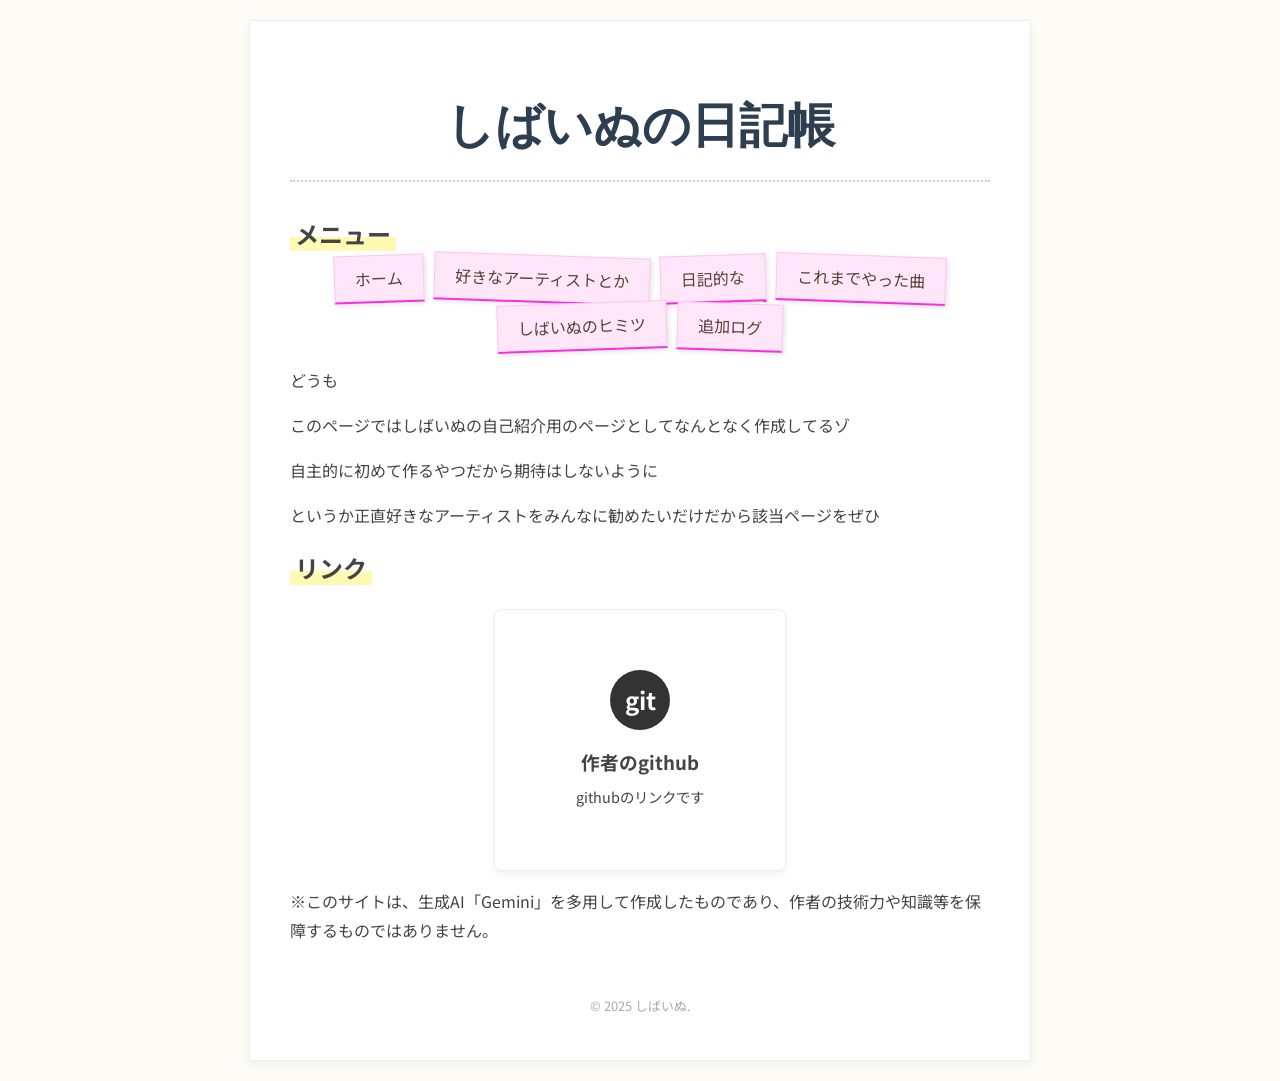
<file: index.html>
<!DOCTYPE html>
<html lang="ja">
<head>
    <meta charset="UTF-8">
    <meta name="viewport" content="width=device-width, initial-scale=1.0">
    <title>しばいぬのScrapbook</title>
    <link rel="stylesheet" href="https://cdnjs.cloudflare.com/ajax/libs/font-awesome/6.5.2/css/all.min.css">
    <link rel="stylesheet" href="css/common.css">
    <link rel="stylesheet" href="css/index.css">
</head>
<body>

    <div class="container">
        <div id="header-placeholder"></div>

        <main>
            <p>どうも</p>
            <p>このページではしばいぬの自己紹介用のページとしてなんとなく作成してるゾ</p>
            <p>自主的に初めて作るやつだから期待はしないように</p>
            <p>というか正直好きなアーティストをみんなに勧めたいだけだから該当ページをぜひ</p>
            
            <section class="link-collection">
                <h2>リンク</h2>
                <div class="link-cards">
                    <a href="https://github.com/shibazaki2028-jp" target="_blank" class="link-card">
                        <div class="icon" style="background-color: #333;">git</div>
                        <h3>作者のgithub</h3>
                        <p>githubのリンクです</p>
                    </a>
                </div>
            </section>
            <p>※このサイトは、生成AI「Gemini」を多用して作成したものであり、作者の技術力や知識等を保障するものではありません。</p>

        </main>

        <footer>
            <p>&copy; 2025 しばいぬ.</p>
        </footer>

    </div>
    <script src="js/script.js"></script>
</body>
</html>
</file>
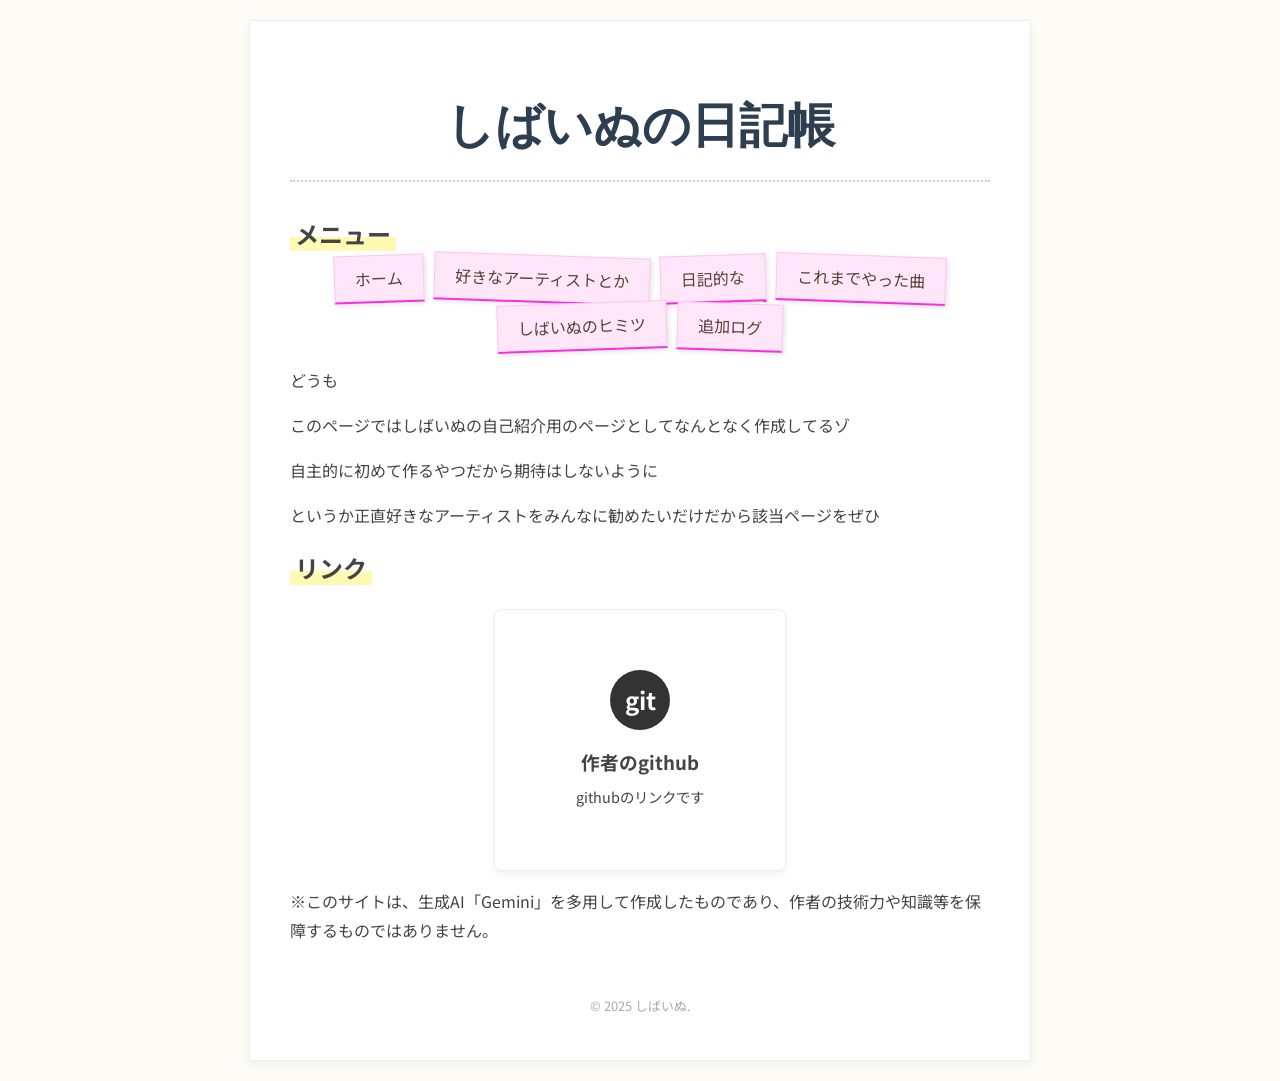
<file: legacy_static/index.html>
<!DOCTYPE html>
<html lang="ja">
<head>
    <meta charset="UTF-8">
    <meta name="viewport" content="width=device-width, initial-scale=1.0">
    <title>しばいぬのScrapbook</title>
    <link rel="stylesheet" href="https://cdnjs.cloudflare.com/ajax/libs/font-awesome/6.5.2/css/all.min.css">
    <link rel="stylesheet" href="css/common.css">
    <link rel="stylesheet" href="css/index.css">
</head>
<body>

    <div class="container">
        <div id="header-placeholder"></div>

        <main>
            <p>どうも</p>
            <p>このページではしばいぬの自己紹介用のページとしてなんとなく作成してるゾ</p>
            <p>自主的に初めて作るやつだから期待はしないように</p>
            <p>というか正直好きなアーティストをみんなに勧めたいだけだから該当ページをぜひ</p>
            
            <section class="link-collection">
                <h2>リンク</h2>
                <div class="link-cards">
                    <a href="https://github.com/shibazaki2028-jp" target="_blank" class="link-card">
                        <div class="icon" style="background-color: #333;">git</div>
                        <h3>作者のgithub</h3>
                        <p>githubのリンクです</p>
                    </a>
                </div>
            </section>
            <p>※このサイトは、生成AI「Gemini」を多用して作成したものであり、作者の技術力や知識等を保障するものではありません。</p>

        </main>

        <footer>
            <p>&copy; 2025 しばいぬ.</p>
        </footer>

    </div>
    <script src="js/script.js"></script>
</body>
</html>
</file>
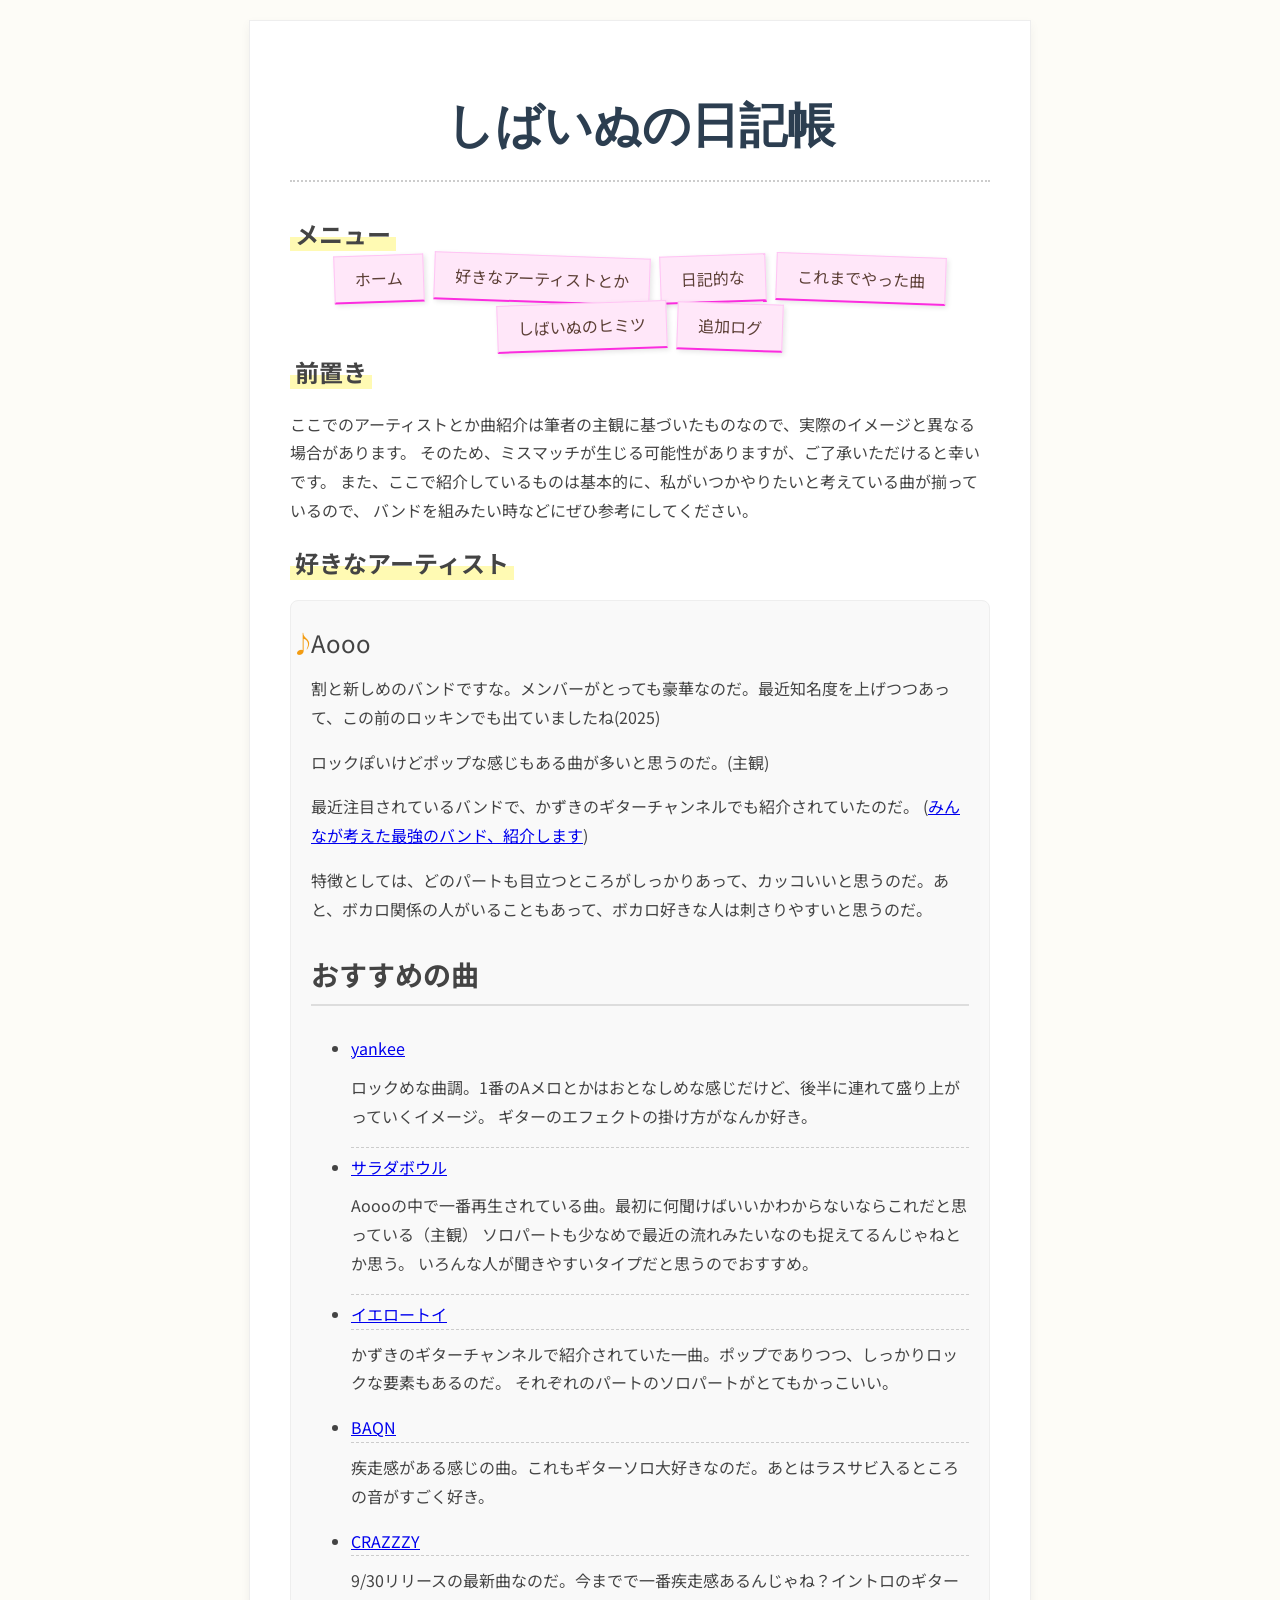
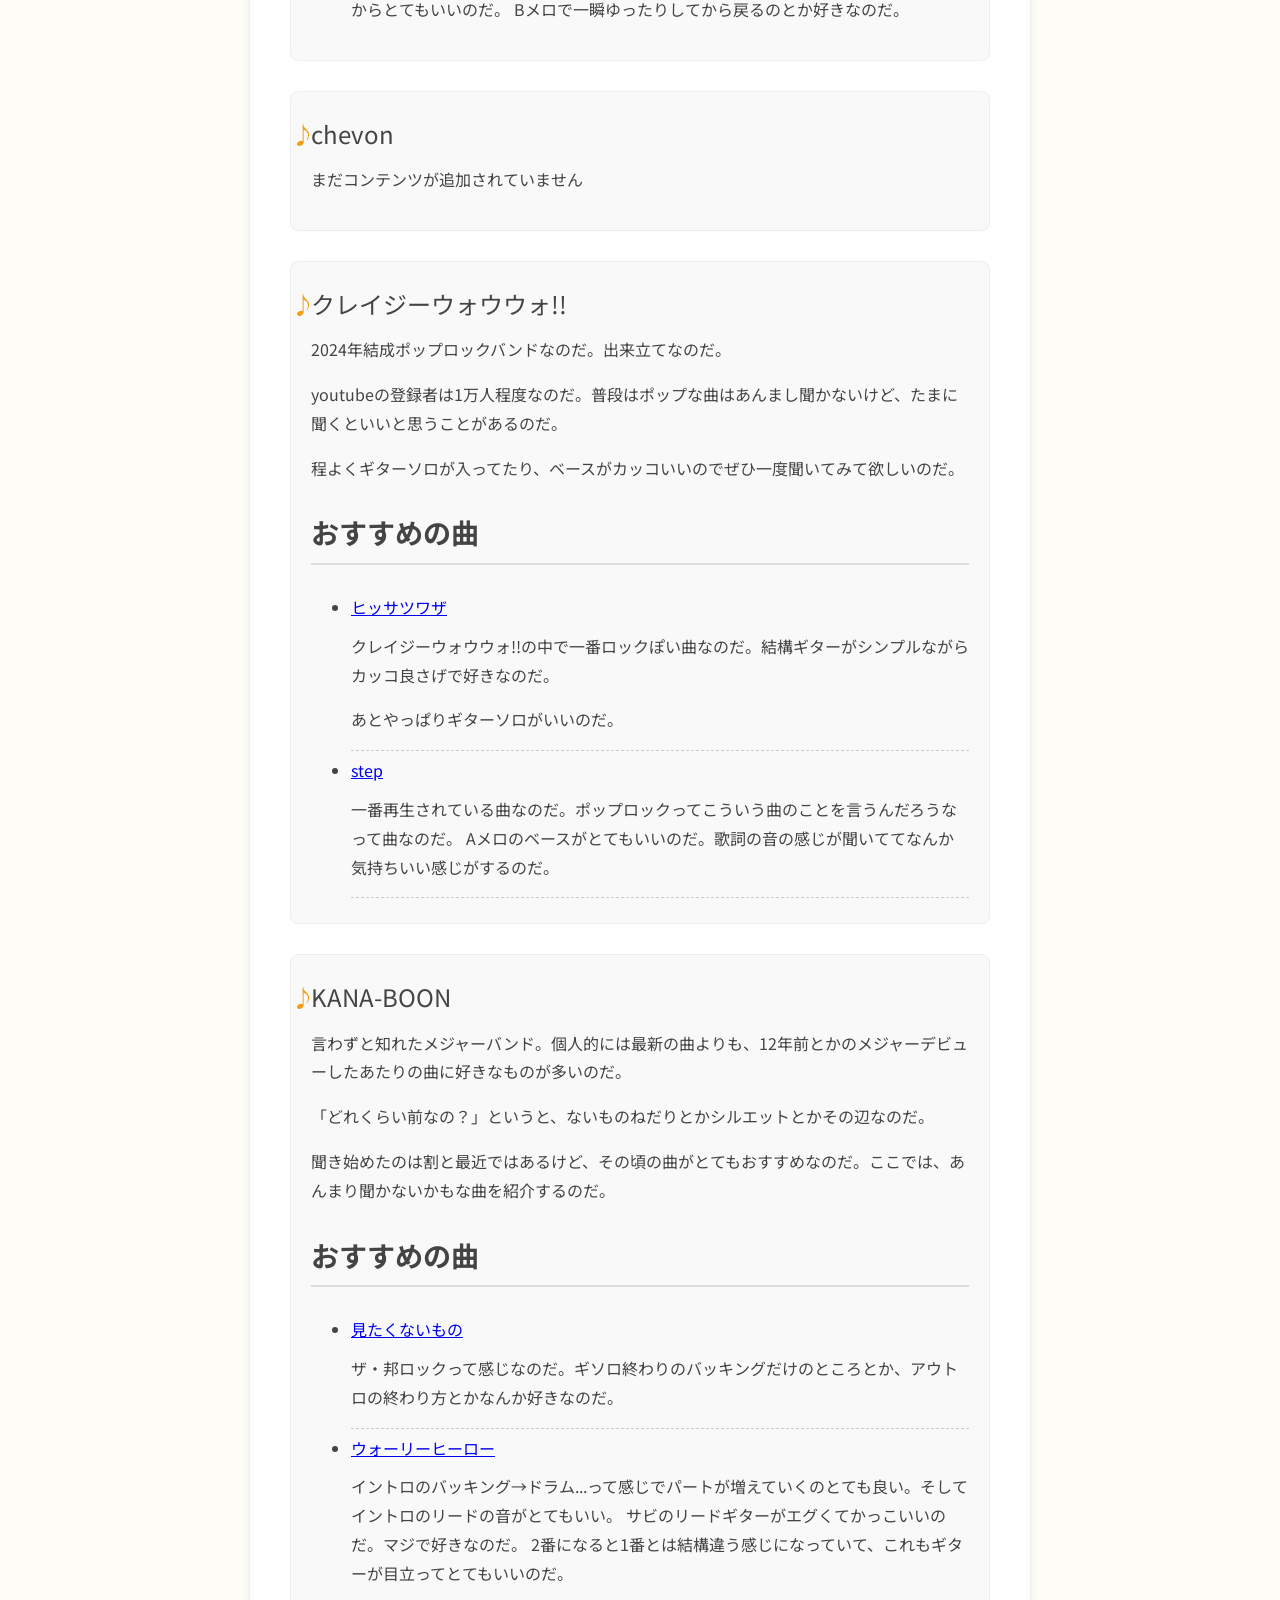
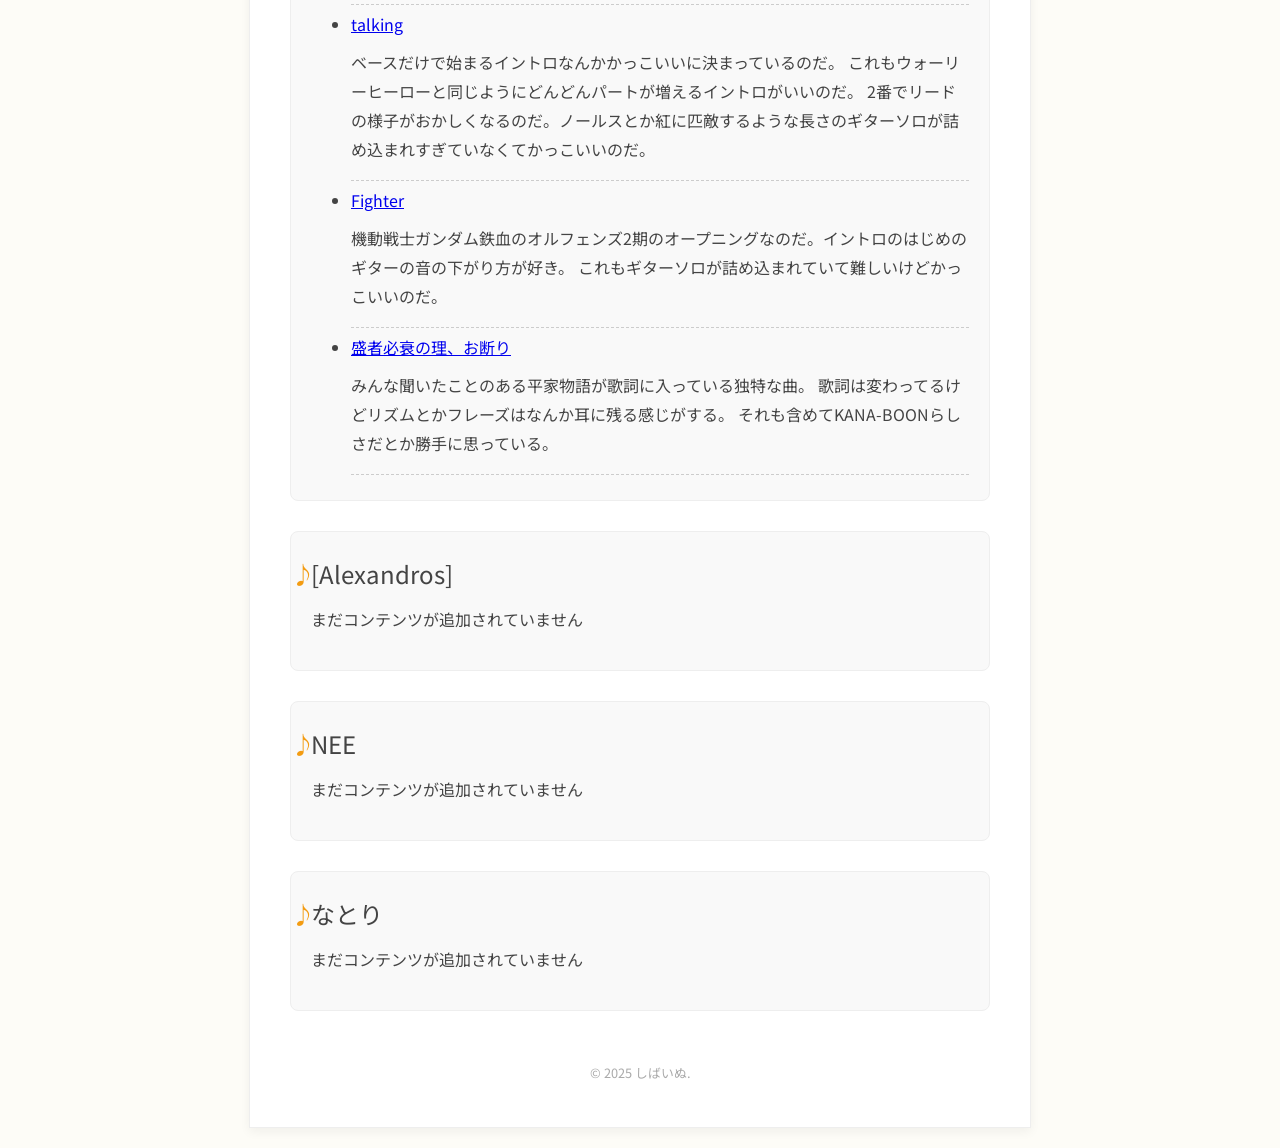
<file: fav_artist.html>
<!DOCTYPE html>
<html lang="ja">
<head>
    <meta charset="UTF-8">
    <meta name="viewport" content="width=device-width, initial-scale=1.0">
    <title>しばいぬのScrapbook</title>
    <link rel="stylesheet" href="css/common.css">
    <link rel="stylesheet" href="css/fav_artist.css">
</head>

<body>

    <div class="container">
        <div id="header-placeholder"></div>


        <main>
            <h2>前置き</h2>
            <p>
                ここでのアーティストとか曲紹介は筆者の主観に基づいたものなので、実際のイメージと異なる場合があります。
                そのため、ミスマッチが生じる可能性がありますが、ご了承いただけると幸いです。
                また、ここで紹介しているものは基本的に、私がいつかやりたいと考えている曲が揃っているので、
                バンドを組みたい時などにぜひ参考にしてください。
            </p>
            <section class="likes-list">
                <h2>好きなアーティスト</h2>
                <ul>
                    <li class="with-icon">
                        Aooo
                        <p>割と新しめのバンドですな。メンバーがとっても豪華なのだ。最近知名度を上げつつあって、この前のロッキンでも出ていましたね(2025)</p>
                        <p>ロックぽいけどポップな感じもある曲が多いと思うのだ。(主観)</p>
                        <p>最近注目されているバンドで、かずきのギターチャンネルでも紹介されていたのだ。
                            (<a href="https://youtu.be/XVffKepQjBA?si=90eAMWMno66K2dLX">みんなが考えた最強のバンド、紹介します</a>)</p>
                        <p>特徴としては、どのパートも目立つところがしっかりあって、カッコいいと思うのだ。あと、ボカロ関係の人がいることもあって、ボカロ好きな人は刺さりやすいと思うのだ。</p>
                        <h3>おすすめの曲</h3>
                        <ul class = "recommend">
                            <li><a href="https://youtu.be/TznkwLWqYh0?si=Gj2oBIKB2XHFCYMC">yankee</a>
                                <p>
                                    ロックめな曲調。1番のAメロとかはおとなしめな感じだけど、後半に連れて盛り上がっていくイメージ。
                                    ギターのエフェクトの掛け方がなんか好き。
                                </p>
                            </li>

                            <li><a href="https://youtu.be/W23msN5N66Y?si=LBu1o-PgzdvI1SxT">サラダボウル</a>
                                <p>
                                    Aoooの中で一番再生されている曲。最初に何聞けばいいかわからないならこれだと思っている（主観）
                                    ソロパートも少なめで最近の流れみたいなのも捉えてるんじゃねとか思う。
                                    いろんな人が聞きやすいタイプだと思うのでおすすめ。
                                </p>
                            </li>

                            <li><a href="https://youtu.be/T5w8cMEWrwo?si=mkFeuOalimKb3pDu">イエロートイ</a></li>
                            <p>
                                かずきのギターチャンネルで紹介されていた一曲。ポップでありつつ、しっかりロックな要素もあるのだ。
                                それぞれのパートのソロパートがとてもかっこいい。
                            </p>
                            <li><a href="https://youtu.be/KDP8H6lN8oA?si=0_V2WjS21pF1DglI">BAQN</a></li>
                            <p>
                                疾走感がある感じの曲。これもギターソロ大好きなのだ。あとはラスサビ入るところの音がすごく好き。
                            </p>
                            <li><a href="https://youtu.be/VGho9nx1mzI?si=mWm_u84CqcwB6BOb">CRAZZZY</a></li>
                            <p>
                                9/30リリースの最新曲なのだ。今までで一番疾走感あるんじゃね？イントロのギターからとてもいいのだ。
                                Bメロで一瞬ゆったりしてから戻るのとか好きなのだ。
                            </p>
                        </ul>
                    </li>
                    <li class="with-icon">
                        chevon
                        <p>まだコンテンツが追加されていません</p>
                    </li>

                    <li class="with-icon">
                        クレイジーウォウウォ!!
                        <p>2024年結成ポップロックバンドなのだ。出来立てなのだ。</p>
                        <p>youtubeの登録者は1万人程度なのだ。普段はポップな曲はあんまし聞かないけど、たまに聞くといいと思うことがあるのだ。</p>
                        <p>程よくギターソロが入ってたり、ベースがカッコいいのでぜひ一度聞いてみて欲しいのだ。</p>
                        <h3>おすすめの曲</h3>
                        <ul class = "recommend">
                            <li><a href="https://youtu.be/BMX0BgG9eSU?si=h_Rp9dL5sjJp8Lip">ヒッサツワザ</a>
                                <p>クレイジーウォウウォ!!の中で一番ロックぽい曲なのだ。結構ギターがシンプルながらカッコ良さげで好きなのだ。</p>
                                <p>あとやっぱりギターソロがいいのだ。</p>
                            </li>
                            <li><a href="https://youtu.be/yYTZkdgVj9g?si=E320Zdzb1UWGSGo1">step</a>
                                <p>
                                    一番再生されている曲なのだ。ポップロックってこういう曲のことを言うんだろうなって曲なのだ。
                                    Aメロのベースがとてもいいのだ。歌詞の音の感じが聞いててなんか気持ちいい感じがするのだ。
                                </p>
                            </li>
                        </ul>
                    </li>

                    <li class="with-icon">
                        KANA-BOON
                        <p>言わずと知れたメジャーバンド。個人的には最新の曲よりも、12年前とかのメジャーデビューしたあたりの曲に好きなものが多いのだ。</p>
                        <p>「どれくらい前なの？」というと、ないものねだりとかシルエットとかその辺なのだ。</p>
                        <p>聞き始めたのは割と最近ではあるけど、その頃の曲がとてもおすすめなのだ。ここでは、あんまり聞かないかもな曲を紹介するのだ。</p>
                        <h3>おすすめの曲</h3>
                        <ul class = "recommend">
                            <li><a href="https://youtu.be/sVfKOnxx6dQ?si=DtLj5CmmzvyC9vjZ">見たくないもの</a>
                                <p>
                                    ザ・邦ロックって感じなのだ。ギソロ終わりのバッキングだけのところとか、アウトロの終わり方とかなんか好きなのだ。
                                </p>
                            </li>

                            <li><a href="https://youtu.be/I8ZD_6hYElE?si=bLsrEgxtqvrOVTMu">ウォーリーヒーロー</a>
                                <p>
                                    イントロのバッキング→ドラム...って感じでパートが増えていくのとても良い。そしてイントロのリードの音がとてもいい。
                                    サビのリードギターがエグくてかっこいいのだ。マジで好きなのだ。
                                    2番になると1番とは結構違う感じになっていて、これもギターが目立ってとてもいいのだ。
                                </p>
                            </li>

                            <li><a href="https://youtu.be/ziZzVDP5Ezc?si=6G8cWowzdwX1NreG">talking</a>
                                <p>
                                    ベースだけで始まるイントロなんかかっこいいに決まっているのだ。
                                    これもウォーリーヒーローと同じようにどんどんパートが増えるイントロがいいのだ。
                                    2番でリードの様子がおかしくなるのだ。ノールスとか紅に匹敵するような長さのギターソロが詰め込まれすぎていなくてかっこいいのだ。
                                </p>
                            </li>

                            <li><a href="https://youtu.be/rZvSlidXlbA?si=deJQw9JiZI2Ih8Pr">Fighter</a>
                                <p>
                                    機動戦士ガンダム鉄血のオルフェンズ2期のオープニングなのだ。イントロのはじめのギターの音の下がり方が好き。
                                    これもギターソロが詰め込まれていて難しいけどかっこいいのだ。
                                </p>
                            </li>

                            <li><a href="https://youtu.be/5Db3AN5qmXo?si=ekphULknaaC-wqHn">盛者必衰の理、お断り</a>
                                <p>
                                    みんな聞いたことのある平家物語が歌詞に入っている独特な曲。
                                    歌詞は変わってるけどリズムとかフレーズはなんか耳に残る感じがする。
                                    それも含めてKANA-BOONらしさだとか勝手に思っている。
                                </p>
                            </li>

                        </ul>
                    </li>

                    <li class="with-icon">
                        [Alexandros]
                        <p>まだコンテンツが追加されていません</p>
                    </li>

                    <li class="with-icon">NEE
                        <p>まだコンテンツが追加されていません</p>
                    </li>
                    <li class="with-icon">なとり
                        <p>まだコンテンツが追加されていません</p>
                    </li>


                </ul>
            </section>
        </main>
        
        <footer>
            <p>&copy; 2025 しばいぬ.</p>
        </footer>

    </div>
    <script src="js/script.js"></script>
</body>
</html>
</file>
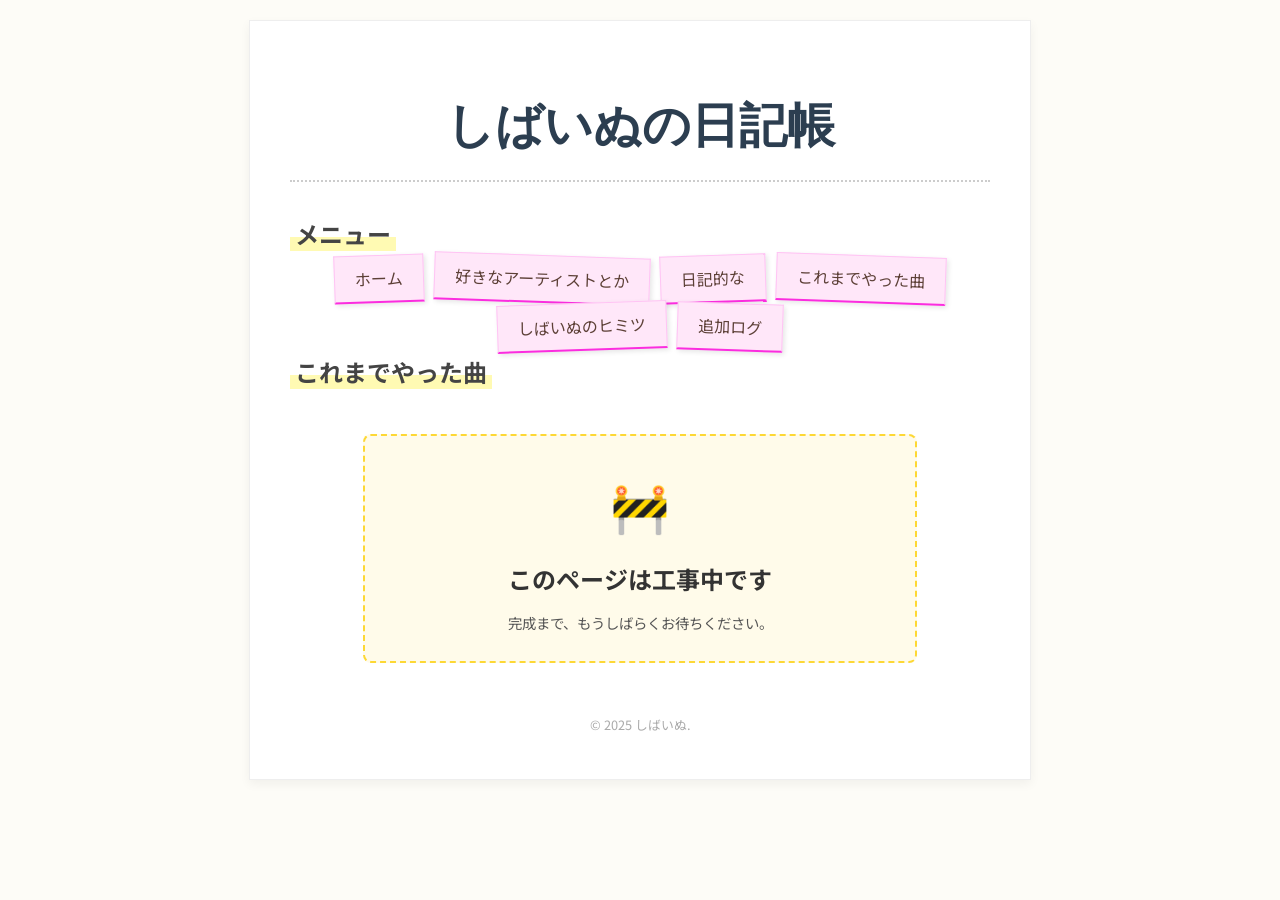
<file: my_history.html>
<!DOCTYPE html>
<html lang="ja">
<head>
    <meta charset="UTF-8">
    <meta name="viewport" content="width=device-width, initial-scale=1.0">
    <title>しばいぬのScrapbook</title>
    <link rel="stylesheet" href="css/common.css">
</head>

<body>

    <div class="container">
        <div id="header-placeholder"></div>

        <main>
            <h2>これまでやった曲</h2>
            <div class="construction-notice">
                <div class="icon">🚧</div>
                <h3>このページは工事中です</h3>
                <p>完成まで、もうしばらくお待ちください。</p>
            </div>
        </main>
        
        <footer>
            <p>&copy; 2025 しばいぬ.</p>
        </footer>

    </div>
    <script src="js/script.js"></script>
</body>
</html>
</file>
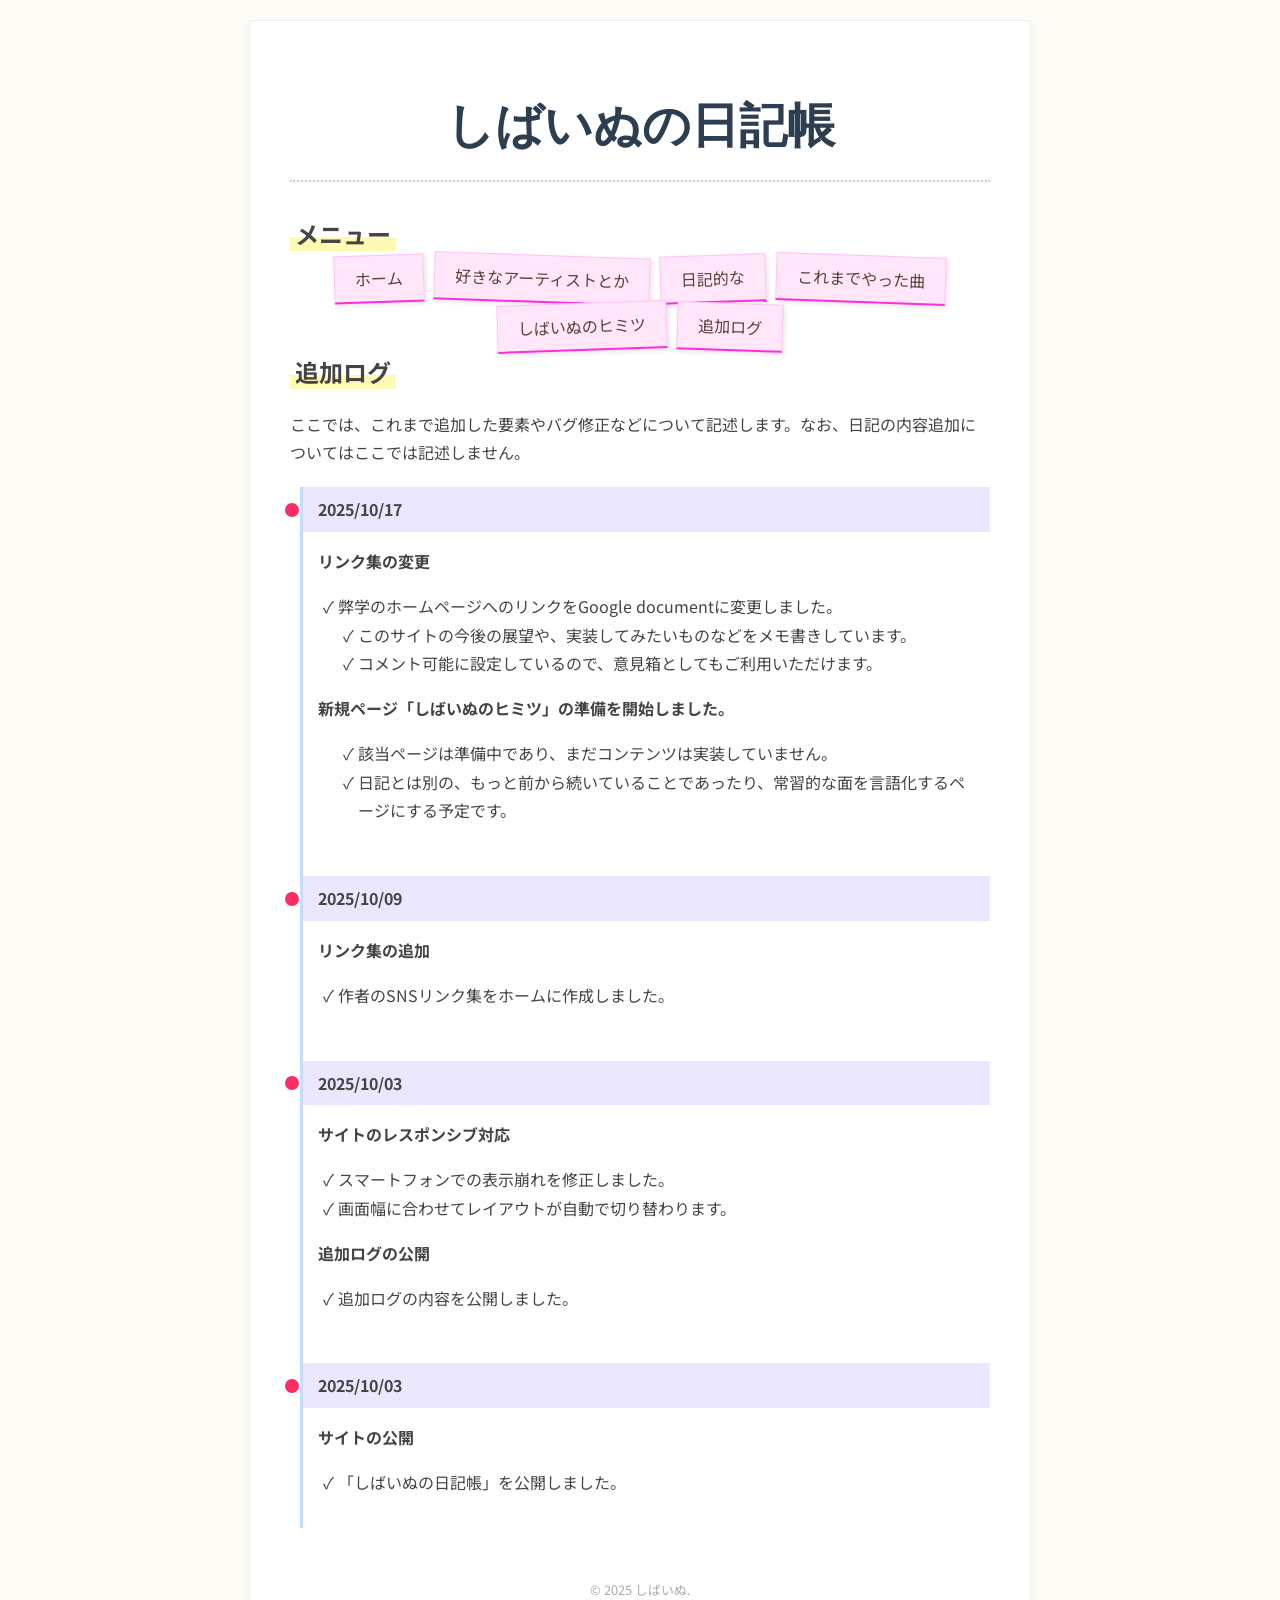
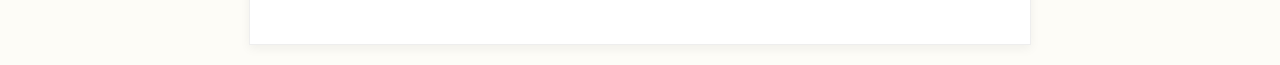
<file: update_content.html>
<!DOCTYPE html>
<html lang="ja">
<head>
    <meta charset="UTF-8">
    <meta name="viewport" content="width=device-width, initial-scale=1.0">
    <title>しばいぬのScrapbook</title>
    <link rel="stylesheet" href="css/common.css">
    <link rel="stylesheet" href="css/update_log.css">
</head>

<body>

    <div class="container">
        <div id="header-placeholder"></div>

        <main>
            <!-- <dl>は説明リスト <dt>は説明する用語 <dd>は用語の説明 -->
            <h2>追加ログ</h2>
            <p>ここでは、これまで追加した要素やバグ修正などについて記述します。なお、日記の内容追加についてはここでは記述しません。</p>
            <dl class="update-log">

                <dt>2025/10/17</dt>
                <dd>
                    <strong>リンク集の変更</strong>
                    <ul>
                        <li>弊学のホームページへのリンクをGoogle documentに変更しました。</li>
                        <ul>
                            <li>このサイトの今後の展望や、実装してみたいものなどをメモ書きしています。</li>
                            <li>コメント可能に設定しているので、意見箱としてもご利用いただけます。</li>
                        </ul>
                    </ul>
                    <strong>新規ページ「しばいぬのヒミツ」の準備を開始しました。</strong>
                    <ul>
                        <ul>
                            <li>該当ページは準備中であり、まだコンテンツは実装していません。</li>
                            <li>日記とは別の、もっと前から続いていることであったり、常習的な面を言語化するページにする予定です。</li>
                        </ul>
                    </ul>
                </dd>

                <dt>2025/10/09</dt>
                <dd>
                    <strong>リンク集の追加</strong>
                    <ul>
                        <li>作者のSNSリンク集をホームに作成しました。</li>
                    </ul>
                </dd>

                <dt>2025/10/03</dt>
                <dd>
                    <strong>サイトのレスポンシブ対応</strong>
                    <ul>
                        <li>スマートフォンでの表示崩れを修正しました。</li>
                        <li>画面幅に合わせてレイアウトが自動で切り替わります。</li>
                    </ul>
                    <strong>追加ログの公開</strong>
                    <ul>
                        <li>追加ログの内容を公開しました。</li>
                    </ul>
                </dd>
        
                <dt>2025/10/03</dt>
                <dd>
                    <strong>サイトの公開</strong>
                    <ul>
                        <li>「しばいぬの日記帳」を公開しました。</li>
                    </ul>
                </dd>
        
            </dl>
        </main>
        
        <footer>
            <p>&copy; 2025 しばいぬ.</p>
        </footer>

    </div>
    <script src="js/script.js"></script>
</body>
</html>
</file>
<file: css/common.css>
/* ===============================================
   共通スタイル（すべてのページで使う）
   =============================================== */

/* Google Fontsから手書き風フォントと読みやすいフォントを読み込む */
@import url('https://fonts.googleapis.com/css2?family=Caveat:wght@700&family=Noto+Sans+JP:wght@400;700&display=swap');

/* --- 全体のデザイン --- */
body {
    background-color: #FDFCF7;
    /* 少しクリーム色がかった背景 */
    color: #444;
    /* 文字の色を少し柔らかい黒に */
    font-family: 'Noto Sans JP', sans-serif;
    /* 全体のフォント */
    line-height: 1.8;
    margin: 0;
    padding: 20px;
}

/* --- フッター --- */
footer {
    text-align: center;
    margin-top: 50px;
    font-size: 0.8em;
    color: #aaa;
}

/* --- ページのノート部分 --- */
.container {
    max-width: 700px;
    margin: 0 auto;
    padding: 30px 40px;
    background-color: #fff;
    box-shadow: 0 4px 10px rgba(0, 0, 0, 0.05);
    /* ふんわりした影 */
    border: 1px solid #eee;
}

/* --- サイトのタイトル --- */
h1 {
    font-family: 'Caveat', cursive;
    /* 手書き風フォント */
    font-size: 3rem;
    text-align: center;
    color: #2c3e50;
    margin-bottom: 30px;
    border-bottom: 2px dotted #ccc;
    /* 点線の下線 */
    padding-bottom: 10px;
}

/* --- マーカー風の見出し --- */
h2 {
    font-size: 1.5rem;
    /* マーカーを引いたような背景 */
    background: linear-gradient(transparent 60%, #FFFAB3 60%);
    display: inline;
    /* 文字の幅だけマーカーが引かれるように */
    padding: 0 5px;
}
/* カードのアイコン（Font Awesome用） */
.link-card i {
    font-size: 3rem; /* アイコンの大きさを指定 */
    margin-bottom: 15px; /* アイコンとタイトルの間の余白 */
}

/* ===============================================
   ナビゲーションメニュー
   =============================================== */
nav {
    margin-top: 20px;
}

nav ul {
    display: flex;
    justify-content: center;
    flex-wrap: wrap;
    /* 【追加】アイテムを折り返す設定 */
    width: 650px;
    /* 【追加】メニュー全体の幅（ボタン3つ分くらい） */
    margin: 0 auto;
    /* 【追加】メニューブロック自体を中央に配置 */
    padding: 0;
    list-style-type: none;
}

/* liに少し余白を持たせて付箋が重ならないようにする */
nav ul li {
    margin: 0 5px;
}

nav ul li a {
    display: block;
    padding: 8px 20px;
    background-color: #ffe7f9;
    /* 付箋の色 */
    color: #5D4037;
    /* 文字の色 */
    text-decoration: none;
    text-align: center;
    border: 1px solid #ffc4f4;
    border-bottom: 2px solid #fb2ddf;
    box-shadow: 2px 2px 5px rgba(0, 0, 0, 0.1);
    transform: rotate(-2deg);
    transition: all 0.2s ease;
}

/* 偶数番目の傾きを変える */
nav ul li:nth-child(even) a {
    transform: rotate(2deg);
}

nav ul li a:hover {
    transform: rotate(0deg) scale(1.05);
    box-shadow: 4px 4px 8px rgba(0, 0, 0, 0.2);
}

/*h2がメニューと横並びにならないよう空白を設定*/
main h2 {
    margin-top: 40px;
    /* main要素内のh2の上に余白を追加 */
}

/* ===============================================
   工事中のページの表示
   =============================================== */

/* --- 工事中表示パネル --- */
/* パネル全体のスタイル */
.construction-notice {
    border: 2px dashed #fdd835;
    /* 黄色い破線 */
    background-color: #fffbea;
    /* 薄いクリーム色 */
    border-radius: 8px;
    /* 角を丸くする */
    padding: 25px;
    /* 内側の余白 */
    max-width: 500px;
    /* 最大幅を指定 */
    margin: 40px auto;
    /* 上下の余白と、左右中央揃え */
    text-align: center;
    /* 中の文字やアイコンを中央揃え */
    color: #555;
}

/* アイコン（絵文字）のスタイル */
.construction-notice .icon {
    font-size: 3rem;
    /* アイコンを大きくする */
}

/* メインメッセージのスタイル */
.construction-notice h3 {
    margin: 10px 0;
    font-size: 1.5rem;
    color: #333;
}

/* 補足メッセージのスタイル */
.construction-notice p {
    margin: 0;
    font-size: 0.9rem;
}

/* ===============================================
   レスポンシブ対応（スマホ用スタイル）
   画面の幅が768px以下の場合に適用
   =============================================== */
@media (max-width: 768px) {

    /* --- ページのノート部分 --- */
    .container {
        /* スマホでは左右の余白を減らす */
        padding: 20px 15px;
    }

    /* --- サイトのタイトル --- */
    h1 {
        font-size: 2.2rem;
        /* 少し小さくする */
    }

    /* --- 見出し --- */
    h2 {
        font-size: 1.3rem;
        /* 少し小さくする */
    }

    /* --- ナビゲーションメニュー --- */
    nav ul {
        width: 100%;
        /* 幅を画面いっぱいに */
    }

    nav ul li a {
        padding: 8px 10px;
        /* ボタンの左右の余白を少し詰める */
        font-size: 0.9rem;
        /* 文字を少し小さくする */
    }

    /* --- 画像を左右に配置するスタイル --- */
    /* スマホでは回り込みを解除して中央に配置 */
    .align-left,
    .align-right {
        float: none;
        /* 回り込みを解除 */
        display: block;
        margin: 20px auto;
        /* 上下左右の余白を調整し中央寄せ */
    }

    /* 日記ページの画像汎用スタイル */
    .diary-img {
        max-width: 90%;
        /* 画面幅の90%を最大幅にする */
    }
}
</file>
<file: css/index.css>
/* ===============================================
   各SNS等リンク
   =============================================== */

/* --- リンク集 --- */
.link-collection h2 {
    text-align: center; /*「Links」の文字を中央に */
}

/* カードを並べるためのコンテナ */
.link-cards {
    display: flex; /* Flexboxを有効化 */
    flex-wrap: wrap; /* カードを折り返す */
    justify-content: center; /* カードを中央に寄せる */
    gap: 20px; /* カード間の余白 */
    margin-top: 20px;
}

/* カード自体のデザイン */
.link-card {
    /* display: block; は不要になるので削除またはコメントアウト */
    display: flex;           /* 【追加】Flexboxを有効化 */
    flex-direction: column;  /* 【追加】アイテムを縦に並べる */
    justify-content: center; /* 【追加】アイテムを垂直方向の中央に */
    width: 250px;
    min-height: 220px; /*【任意】カードの高さを揃える */
    padding: 20px;
    border: 1px solid #eee;
    border-radius: 8px;
    box-shadow: 0 4px 8px rgba(0,0,0,0.05);
    text-align: center;
    text-decoration: none; /* リンクの下線を消す */
    color: inherit; /* 親要素の文字色を継承 */
    transition: transform 0.2s ease, box-shadow 0.2s ease;
}

/* カードにマウスが乗った時の効果 */
.link-card:hover {
    transform: translateY(-5px); /* 少し上に浮き上がる */
    box-shadow: 0 6px 12px rgba(0,0,0,0.1);
}

/* アイコン部分の円 */
.link-card .icon {
    width: 60px;
    height: 60px;
    line-height: 60px; /* 文字を上下中央に */
    border-radius: 50%; /* 円にする */
    margin: 0 auto 15px auto; /* アイコンの上下左右の余白 */
    color: #fff;
    font-size: 1.5rem;
    font-weight: bold;
}

.link-card h3 {
    margin: 0 0 5px 0;
}

.link-card p {
    font-size: 0.9rem;
    margin: 0;
    text-indent: 0; /* 段落の字下げをリセット */
}
</file>
<file: legacy_static/css/common.css>
/* ===============================================
   共通スタイル（すべてのページで使う）
   =============================================== */

/* Google Fontsから手書き風フォントと読みやすいフォントを読み込む */
@import url('https://fonts.googleapis.com/css2?family=Caveat:wght@700&family=Noto+Sans+JP:wght@400;700&display=swap');

/* --- 全体のデザイン --- */
body {
    background-color: #FDFCF7;
    /* 少しクリーム色がかった背景 */
    color: #444;
    /* 文字の色を少し柔らかい黒に */
    font-family: 'Noto Sans JP', sans-serif;
    /* 全体のフォント */
    line-height: 1.8;
    margin: 0;
    padding: 20px;
}

/* --- フッター --- */
footer {
    text-align: center;
    margin-top: 50px;
    font-size: 0.8em;
    color: #aaa;
}

/* --- ページのノート部分 --- */
.container {
    max-width: 700px;
    margin: 0 auto;
    padding: 30px 40px;
    background-color: #fff;
    box-shadow: 0 4px 10px rgba(0, 0, 0, 0.05);
    /* ふんわりした影 */
    border: 1px solid #eee;
}

/* --- サイトのタイトル --- */
h1 {
    font-family: 'Caveat', cursive;
    /* 手書き風フォント */
    font-size: 3rem;
    text-align: center;
    color: #2c3e50;
    margin-bottom: 30px;
    border-bottom: 2px dotted #ccc;
    /* 点線の下線 */
    padding-bottom: 10px;
}

/* --- マーカー風の見出し --- */
h2 {
    font-size: 1.5rem;
    /* マーカーを引いたような背景 */
    background: linear-gradient(transparent 60%, #FFFAB3 60%);
    display: inline;
    /* 文字の幅だけマーカーが引かれるように */
    padding: 0 5px;
}
/* カードのアイコン（Font Awesome用） */
.link-card i {
    font-size: 3rem; /* アイコンの大きさを指定 */
    margin-bottom: 15px; /* アイコンとタイトルの間の余白 */
}

/* ===============================================
   ナビゲーションメニュー
   =============================================== */
nav {
    margin-top: 20px;
}

nav ul {
    display: flex;
    justify-content: center;
    flex-wrap: wrap;
    /* 【追加】アイテムを折り返す設定 */
    width: 650px;
    /* 【追加】メニュー全体の幅（ボタン3つ分くらい） */
    margin: 0 auto;
    /* 【追加】メニューブロック自体を中央に配置 */
    padding: 0;
    list-style-type: none;
}

/* liに少し余白を持たせて付箋が重ならないようにする */
nav ul li {
    margin: 0 5px;
}

nav ul li a {
    display: block;
    padding: 8px 20px;
    background-color: #ffe7f9;
    /* 付箋の色 */
    color: #5D4037;
    /* 文字の色 */
    text-decoration: none;
    text-align: center;
    border: 1px solid #ffc4f4;
    border-bottom: 2px solid #fb2ddf;
    box-shadow: 2px 2px 5px rgba(0, 0, 0, 0.1);
    transform: rotate(-2deg);
    transition: all 0.2s ease;
}

/* 偶数番目の傾きを変える */
nav ul li:nth-child(even) a {
    transform: rotate(2deg);
}

nav ul li a:hover {
    transform: rotate(0deg) scale(1.05);
    box-shadow: 4px 4px 8px rgba(0, 0, 0, 0.2);
}

/*h2がメニューと横並びにならないよう空白を設定*/
main h2 {
    margin-top: 40px;
    /* main要素内のh2の上に余白を追加 */
}

/* ===============================================
   工事中のページの表示
   =============================================== */

/* --- 工事中表示パネル --- */
/* パネル全体のスタイル */
.construction-notice {
    border: 2px dashed #fdd835;
    /* 黄色い破線 */
    background-color: #fffbea;
    /* 薄いクリーム色 */
    border-radius: 8px;
    /* 角を丸くする */
    padding: 25px;
    /* 内側の余白 */
    max-width: 500px;
    /* 最大幅を指定 */
    margin: 40px auto;
    /* 上下の余白と、左右中央揃え */
    text-align: center;
    /* 中の文字やアイコンを中央揃え */
    color: #555;
}

/* アイコン（絵文字）のスタイル */
.construction-notice .icon {
    font-size: 3rem;
    /* アイコンを大きくする */
}

/* メインメッセージのスタイル */
.construction-notice h3 {
    margin: 10px 0;
    font-size: 1.5rem;
    color: #333;
}

/* 補足メッセージのスタイル */
.construction-notice p {
    margin: 0;
    font-size: 0.9rem;
}

/* ===============================================
   レスポンシブ対応（スマホ用スタイル）
   画面の幅が768px以下の場合に適用
   =============================================== */
@media (max-width: 768px) {

    /* --- ページのノート部分 --- */
    .container {
        /* スマホでは左右の余白を減らす */
        padding: 20px 15px;
    }

    /* --- サイトのタイトル --- */
    h1 {
        font-size: 2.2rem;
        /* 少し小さくする */
    }

    /* --- 見出し --- */
    h2 {
        font-size: 1.3rem;
        /* 少し小さくする */
    }

    /* --- ナビゲーションメニュー --- */
    nav ul {
        width: 100%;
        /* 幅を画面いっぱいに */
    }

    nav ul li a {
        padding: 8px 10px;
        /* ボタンの左右の余白を少し詰める */
        font-size: 0.9rem;
        /* 文字を少し小さくする */
    }

    /* --- 画像を左右に配置するスタイル --- */
    /* スマホでは回り込みを解除して中央に配置 */
    .align-left,
    .align-right {
        float: none;
        /* 回り込みを解除 */
        display: block;
        margin: 20px auto;
        /* 上下左右の余白を調整し中央寄せ */
    }

    /* 日記ページの画像汎用スタイル */
    .diary-img {
        max-width: 90%;
        /* 画面幅の90%を最大幅にする */
    }
}
</file>
<file: legacy_static/css/index.css>
/* ===============================================
   各SNS等リンク
   =============================================== */

/* --- リンク集 --- */
.link-collection h2 {
    text-align: center; /*「Links」の文字を中央に */
}

/* カードを並べるためのコンテナ */
.link-cards {
    display: flex; /* Flexboxを有効化 */
    flex-wrap: wrap; /* カードを折り返す */
    justify-content: center; /* カードを中央に寄せる */
    gap: 20px; /* カード間の余白 */
    margin-top: 20px;
}

/* カード自体のデザイン */
.link-card {
    /* display: block; は不要になるので削除またはコメントアウト */
    display: flex;           /* 【追加】Flexboxを有効化 */
    flex-direction: column;  /* 【追加】アイテムを縦に並べる */
    justify-content: center; /* 【追加】アイテムを垂直方向の中央に */
    width: 250px;
    min-height: 220px; /*【任意】カードの高さを揃える */
    padding: 20px;
    border: 1px solid #eee;
    border-radius: 8px;
    box-shadow: 0 4px 8px rgba(0,0,0,0.05);
    text-align: center;
    text-decoration: none; /* リンクの下線を消す */
    color: inherit; /* 親要素の文字色を継承 */
    transition: transform 0.2s ease, box-shadow 0.2s ease;
}

/* カードにマウスが乗った時の効果 */
.link-card:hover {
    transform: translateY(-5px); /* 少し上に浮き上がる */
    box-shadow: 0 6px 12px rgba(0,0,0,0.1);
}

/* アイコン部分の円 */
.link-card .icon {
    width: 60px;
    height: 60px;
    line-height: 60px; /* 文字を上下中央に */
    border-radius: 50%; /* 円にする */
    margin: 0 auto 15px auto; /* アイコンの上下左右の余白 */
    color: #fff;
    font-size: 1.5rem;
    font-weight: bold;
}

.link-card h3 {
    margin: 0 0 5px 0;
}

.link-card p {
    font-size: 0.9rem;
    margin: 0;
    text-indent: 0; /* 段落の字下げをリセット */
}
</file>
<file: css/fav_artist.css>
/* ===============================================
   好きなアーティスト紹介(fav_artist.html)
   =============================================== */
/* --- 好きなものリスト --- */
.likes-list>ul {
    list-style: none;
    padding: 0;
}

.likes-list>ul>li {
    font-size: 1.5rem;
    margin-bottom: 10px;
    padding-left: 25px;
    position: relative;
}

/* リストの先頭に音符マークを付ける */
.with-icon::before {
    content: '♪';
    position: absolute;
    left: 0;
    color: #f39c12;
    font-size: 1.0em;
}

/* --- アーティスト情報をカード風にする --- */
/* 親リストの項目(li)をカード化 */
.likes-list>ul>li {
    background-color: #f9f9f9;
    /* カードの背景色 */
    border: 1px solid #eee;
    /* カードの枠線 */
    border-radius: 8px;
    /* カードの角を丸くする */
    padding: 20px;
    /* カードの内側の余白 */
    margin-bottom: 30px;
    /* カード間の余白 */
    position: relative;
}

/* カード内のh3（おすすめの曲）のスタイル */
.likes-list h3 {
    margin-top: 25px;
    border-bottom: 2px solid #ddd;
    padding-bottom: 5px;
}

/* 親リスト (アーティスト名) のデザイン */
.likes-list>li {
    list-style-type: square;
    /* マーカーを四角に */
    font-size: 1.5rem;
    /* 文字を少し大きく */
    font-weight: bold;
    /* 文字を太く */
    margin-bottom: 20px;
    /* 各アーティスト間の余白 */
}

/* 紹介文(pタグ)のスタイルを標準に戻す */
.likes-list>ul>li p {
    font-size: 1rem !important;
    /* 文字サイズを標準に */
    font-weight: normal !important;
    /* 文字の太さを標準に */
    margin-top: 10px;
    /* アーティスト名との間に少し余白を作る */
}

/* 子リスト (おすすめ曲) のデザイン */
.recommend li {
    list-style-type: disc;
    /* マーカーを通常の丸に */
    font-size: 1rem;
    /* 文字サイズを標準に戻す */
    font-weight: normal;
    /* 文字の太さを標準に戻す */
    border-bottom: 1px dashed #ccc;
    /* グレーの破線の下線 */
    margin-bottom: 5px;
    /* 曲名の間の余白 */
}




/* --- ナビゲーションメニュー --- */
/* --- ナビゲーションメニュー（付箋風） --- */
nav {
    margin-top: 20px;
}

nav ul {
    display: flex;
    justify-content: center;
    flex-wrap: wrap;
    /* 【追加】アイテムを折り返す設定 */
    width: 650px;
    /* 【追加】メニュー全体の幅（ボタン3つ分くらい） */
    margin: 0 auto;
    /* 【追加】メニューブロック自体を中央に配置 */
    padding: 0;
    list-style-type: none;
}

/* liに少し余白を持たせて付箋が重ならないようにする */
nav ul li {
    margin: 0 5px;
}

nav ul li a {
    display: block;
    padding: 8px 20px;
    background-color: #ffe7f9;
    /* 付箋の色 */
    color: #5D4037;
    /* 文字の色 */
    text-decoration: none;
    text-align: center;
    border: 1px solid #ffc4f4;
    border-bottom: 2px solid #fb2ddf;
    box-shadow: 2px 2px 5px rgba(0, 0, 0, 0.1);
    transform: rotate(-2deg);
    transition: all 0.2s ease;
}

/* 偶数番目の傾きを変える */
nav ul li:nth-child(even) a {
    transform: rotate(2deg);
}

nav ul li a:hover {
    transform: rotate(0deg) scale(1.05);
    box-shadow: 4px 4px 8px rgba(0, 0, 0, 0.2);
}

/*h2がメニューと横並びにならないよう空白を設定*/
main h2 {
    margin-top: 40px;
    /* main要素内のh2の上に余白を追加 */
}
</file>
<file: css/update_log.css>
/* ===============================================
   追加ログ(update_content.html)
   =============================================== */

/* --- 追加ログ（更新履歴）ページ --- */
.update-log {
    border-left: 3px solid #c4dcff; /* 全体を貫くタイムラインの線 */
    margin-left: 10px;
}

/* 日付のデザイン */
.update-log dt {
    position: relative;
    background-color: #eae7ff; /* 背景色をメニューボタンと合わせる */
    padding: 8px 15px;
    margin-top: 20px;
    font-weight: bold;
}

/* 日付の前の丸いマーク */
.update-log dt::before {
    content: '';
    position: absolute;
    top: 50%;
    left: -20px; /* 左のタイムライン線上に配置 */
    transform: translateY(-50%);
    width: 14px;
    height: 14px;
    background-color: #fb2d64;
    border-radius: 50%; /* 円にする */
    border: 2px solid #fff;
}

/* 更新内容のデザイン */
.update-log dd {
    padding: 15px;
    margin: 0 0 20px 0; /* 下に余白、左の余白はリセット */
}

/* 更新内容の箇条書きリスト */
.update-log dd ul {
    list-style-type: '✓ '; /* 先頭のマークをチェックマークに */
    padding-left: 20px;
}
</file>
